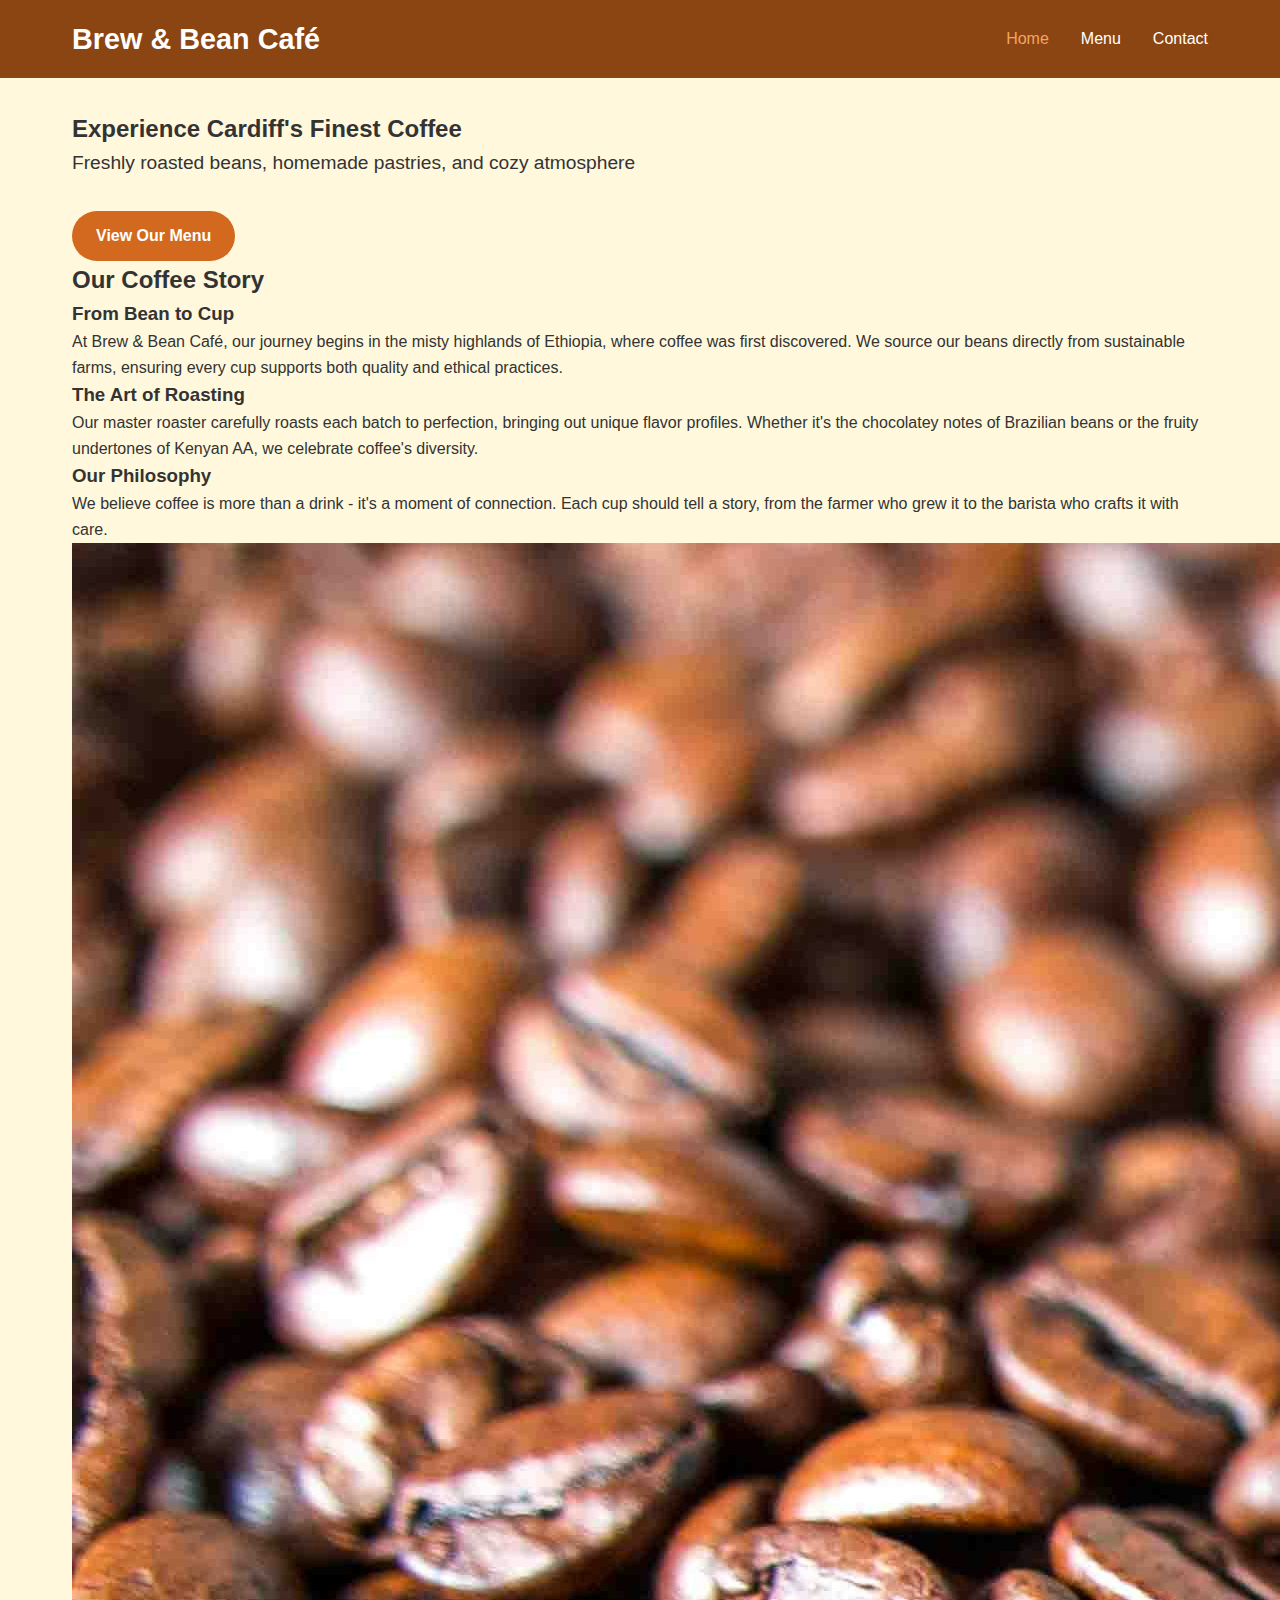
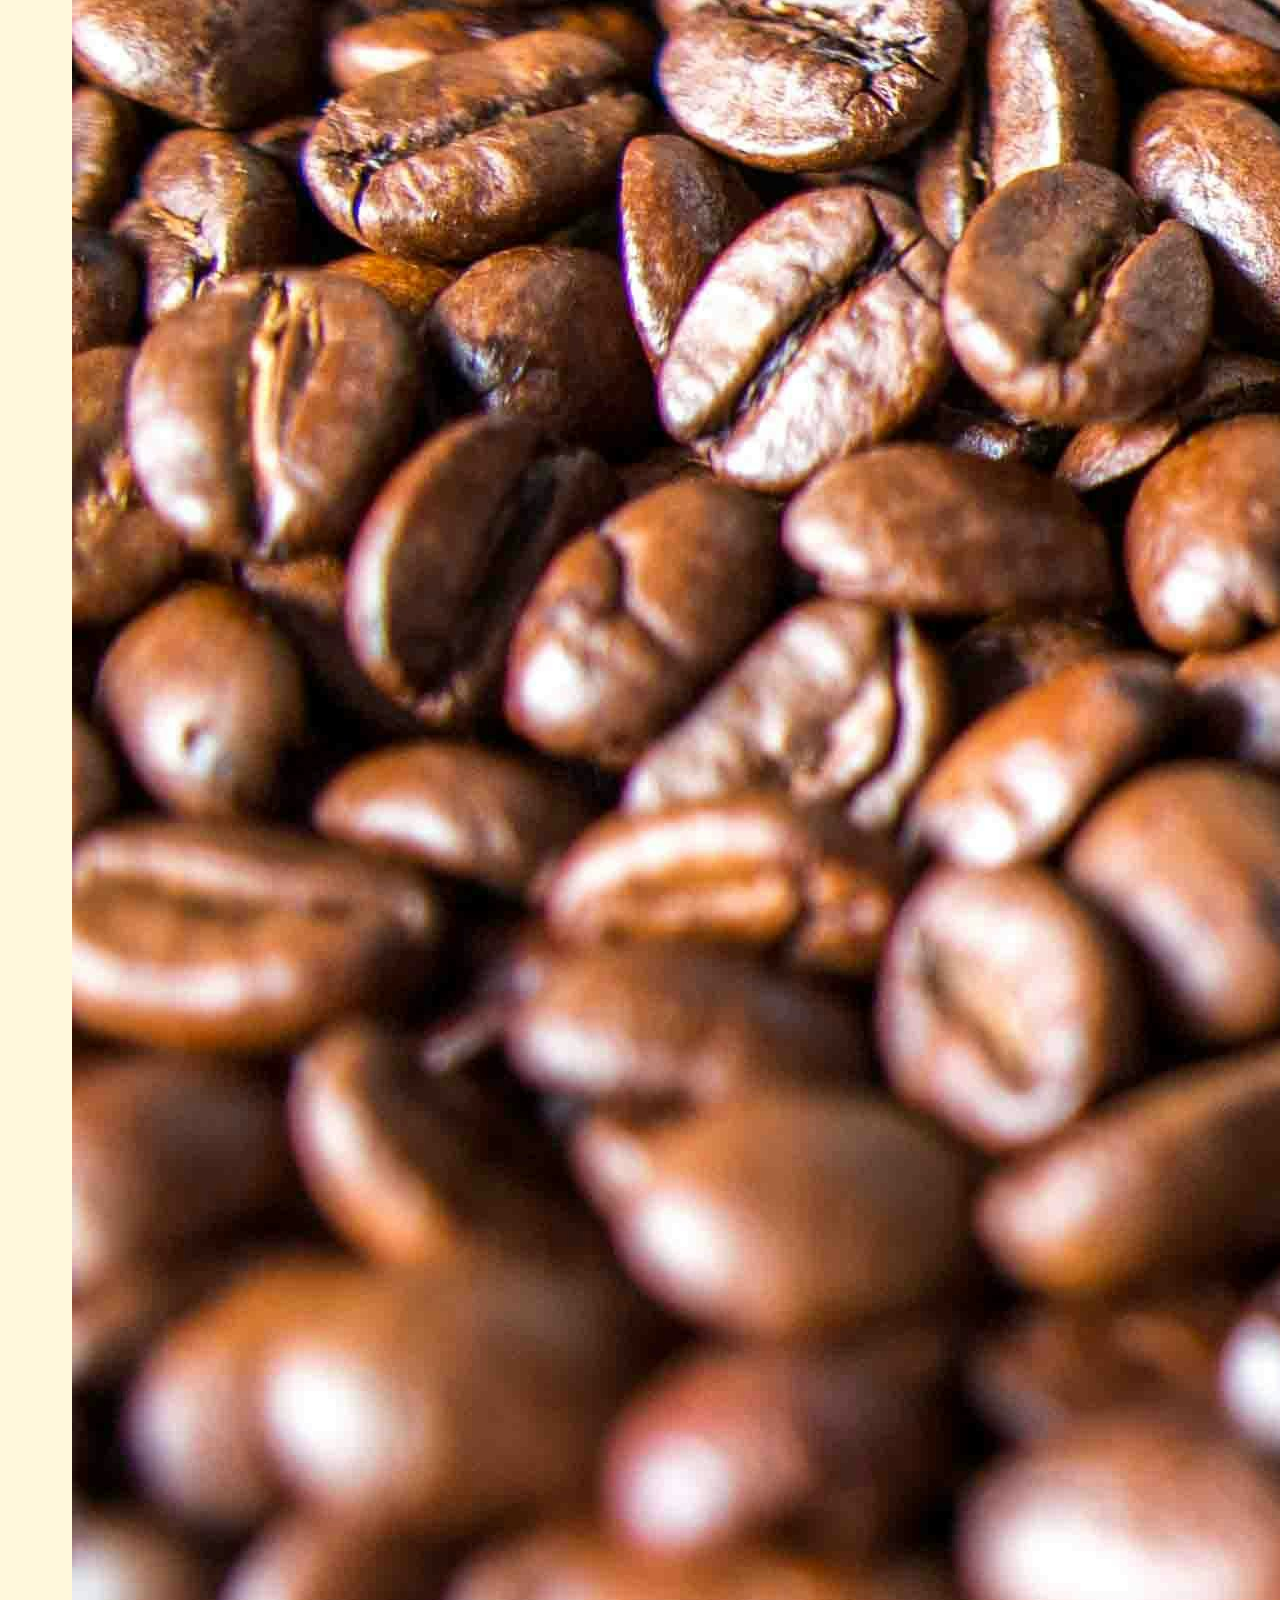
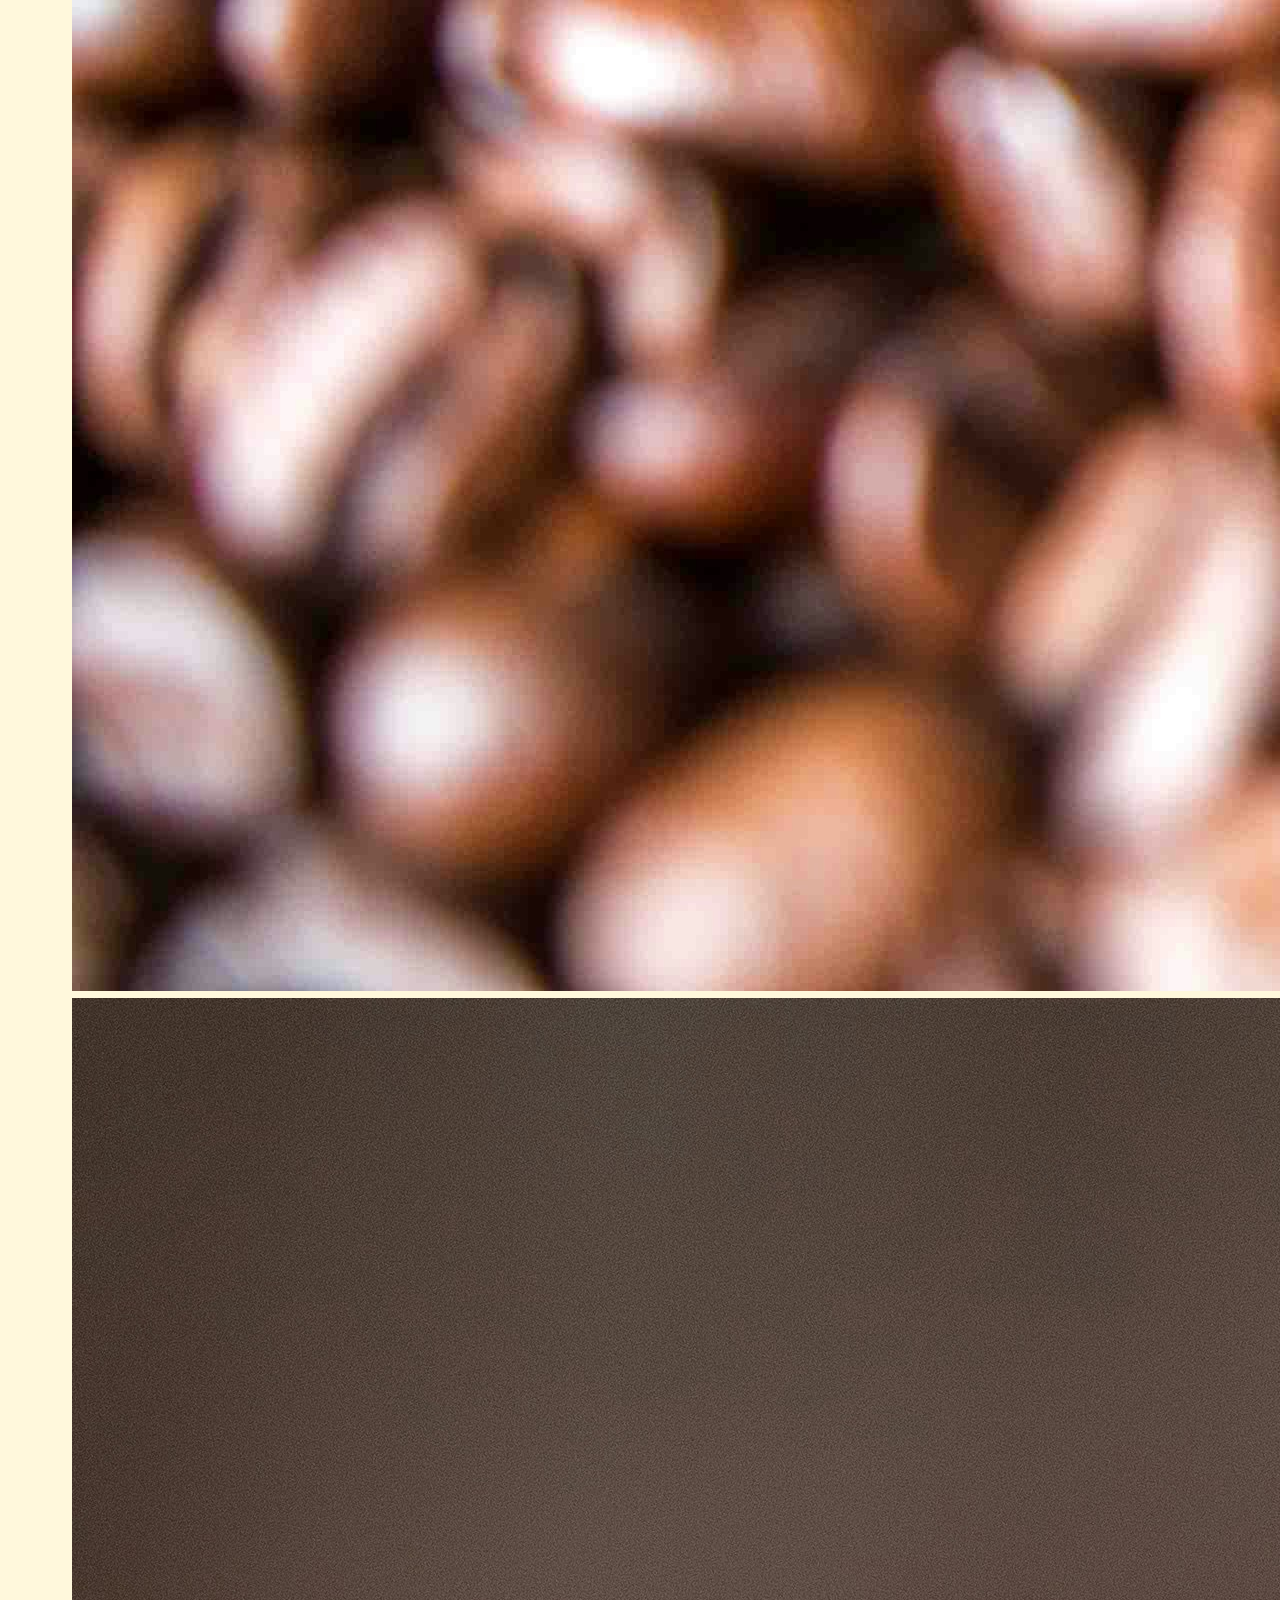
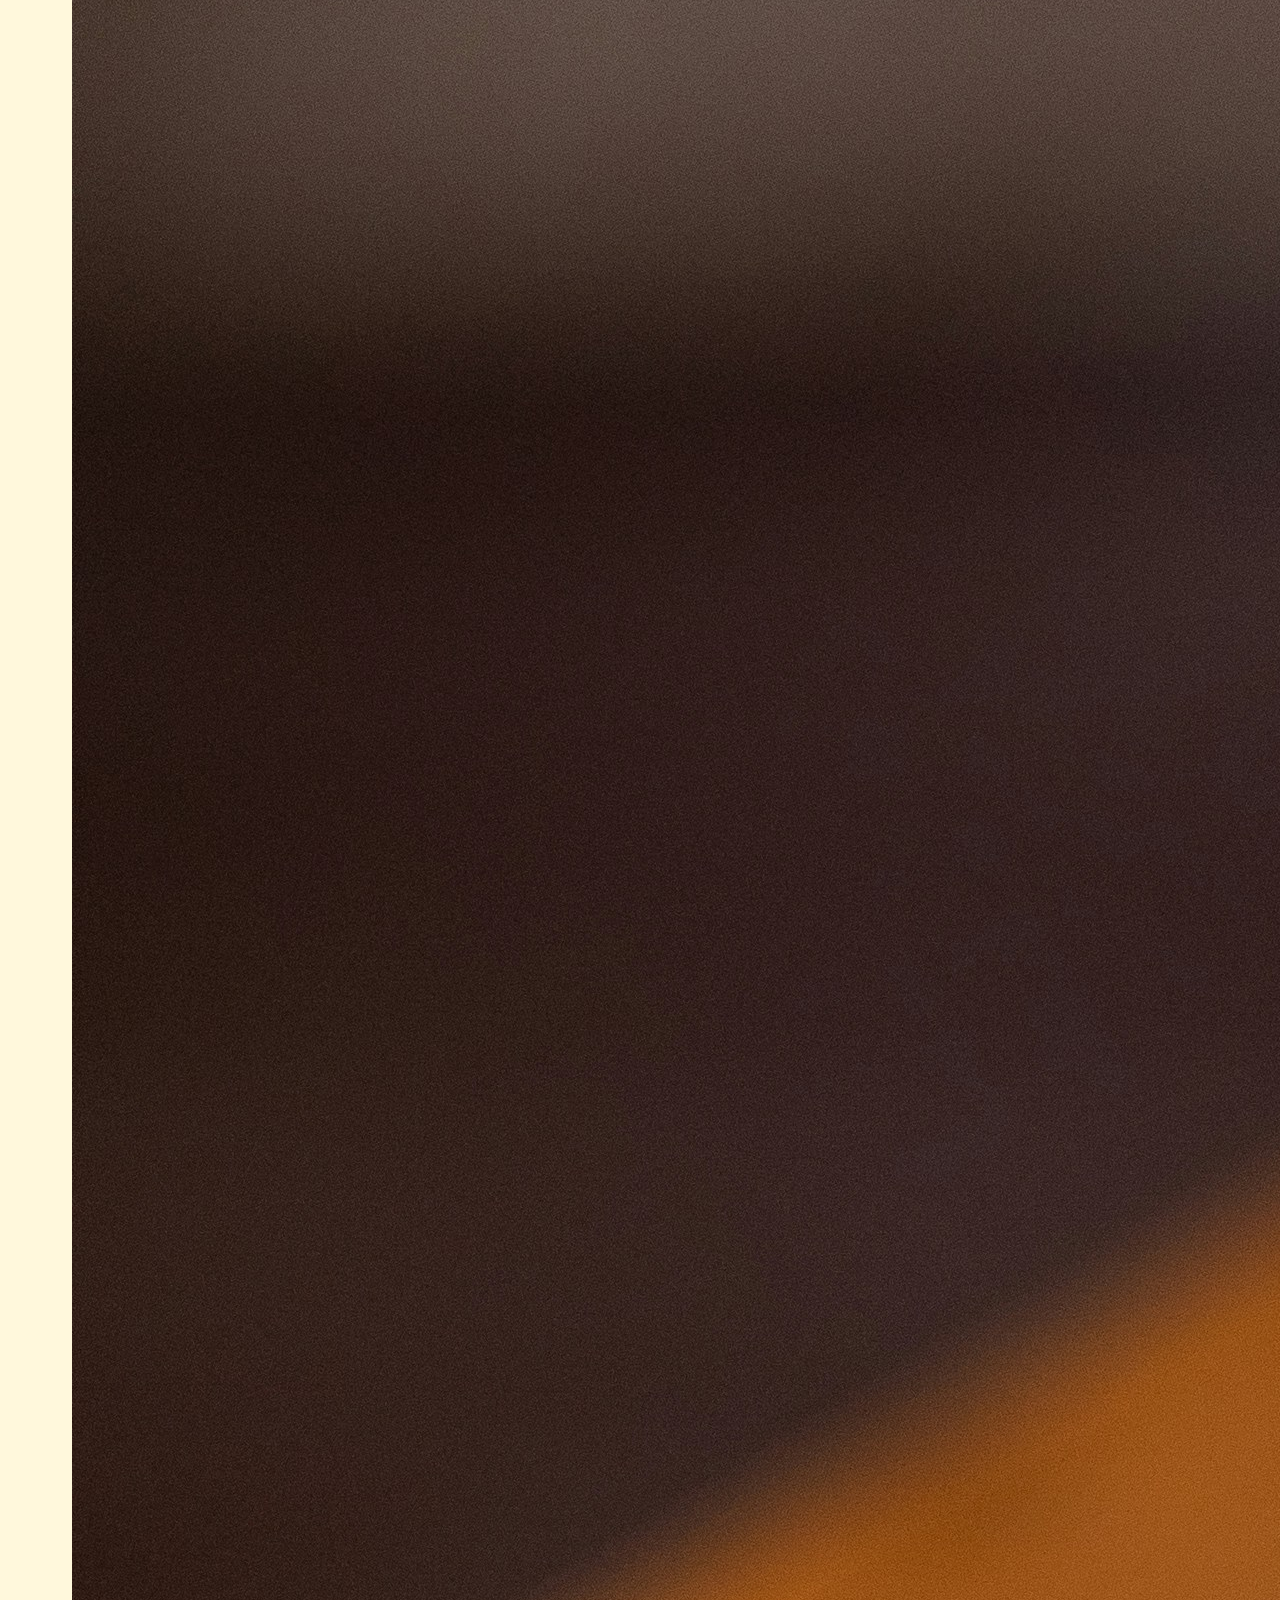
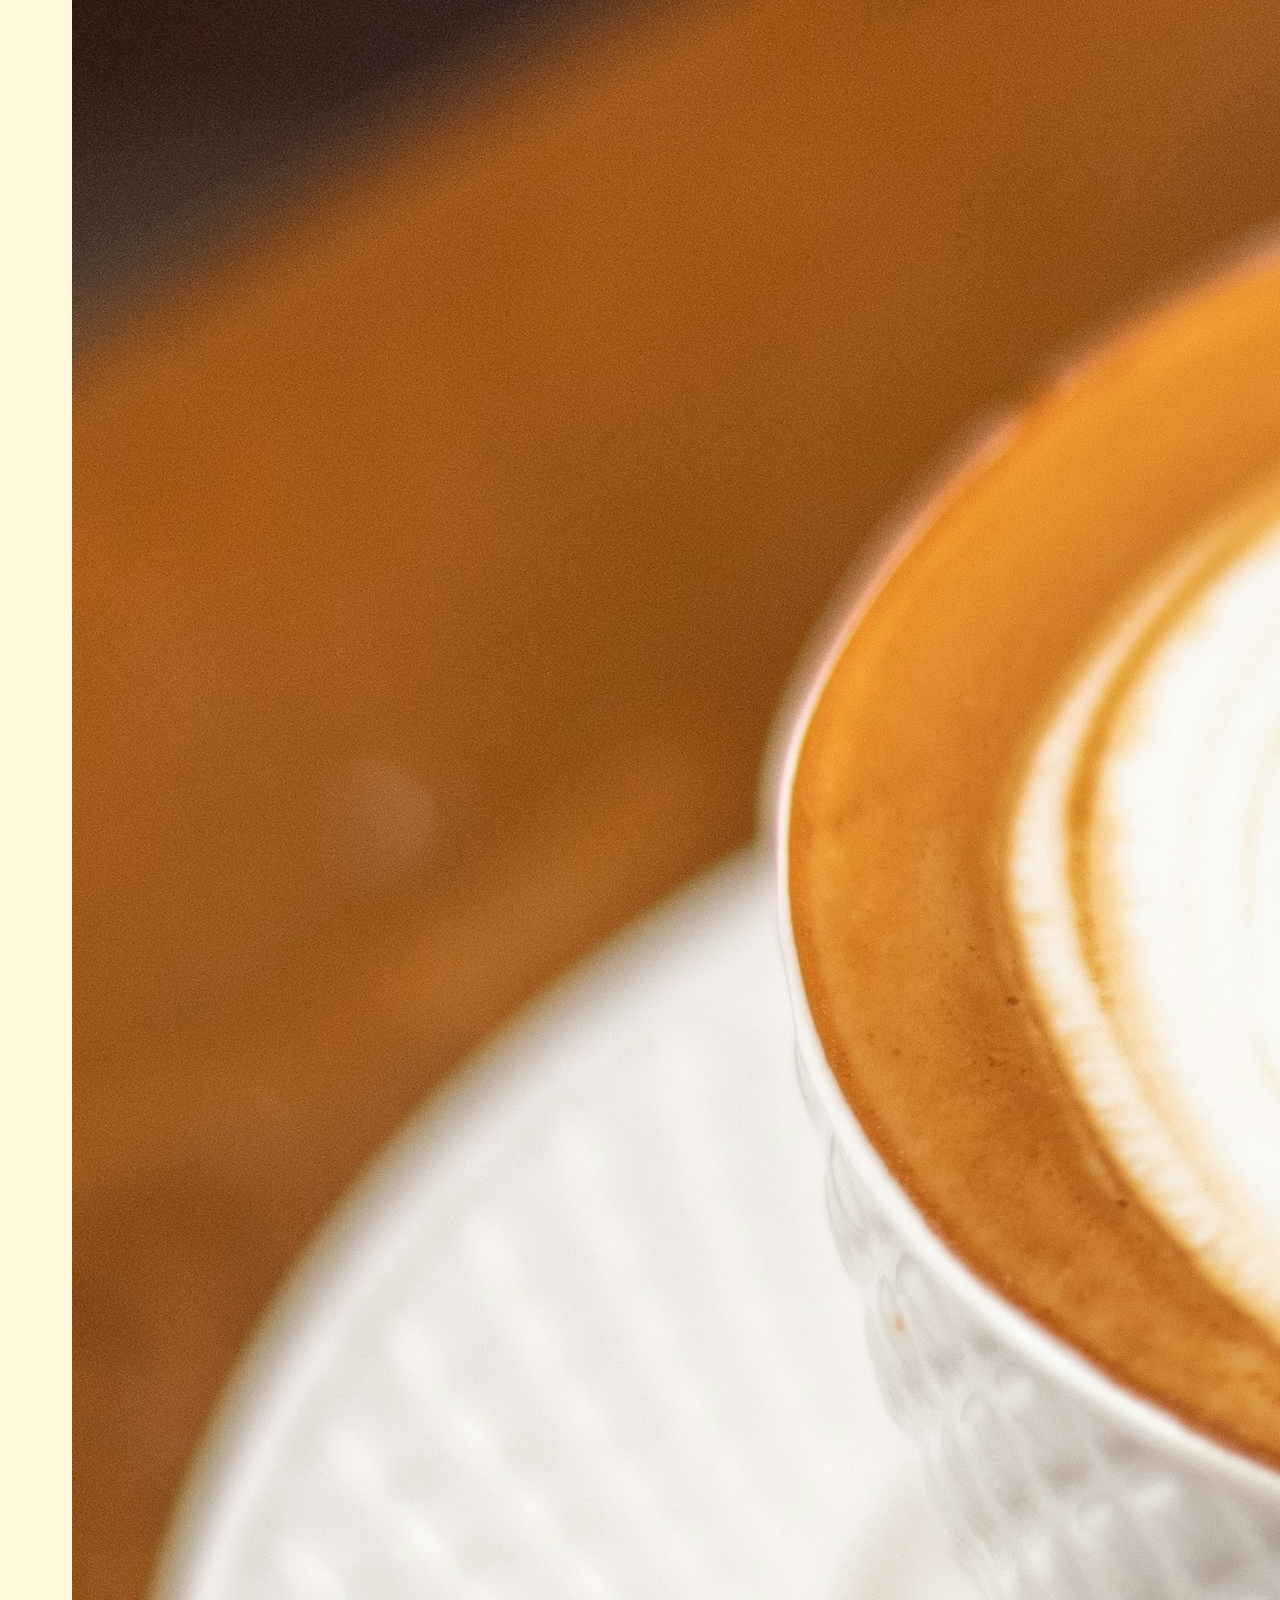
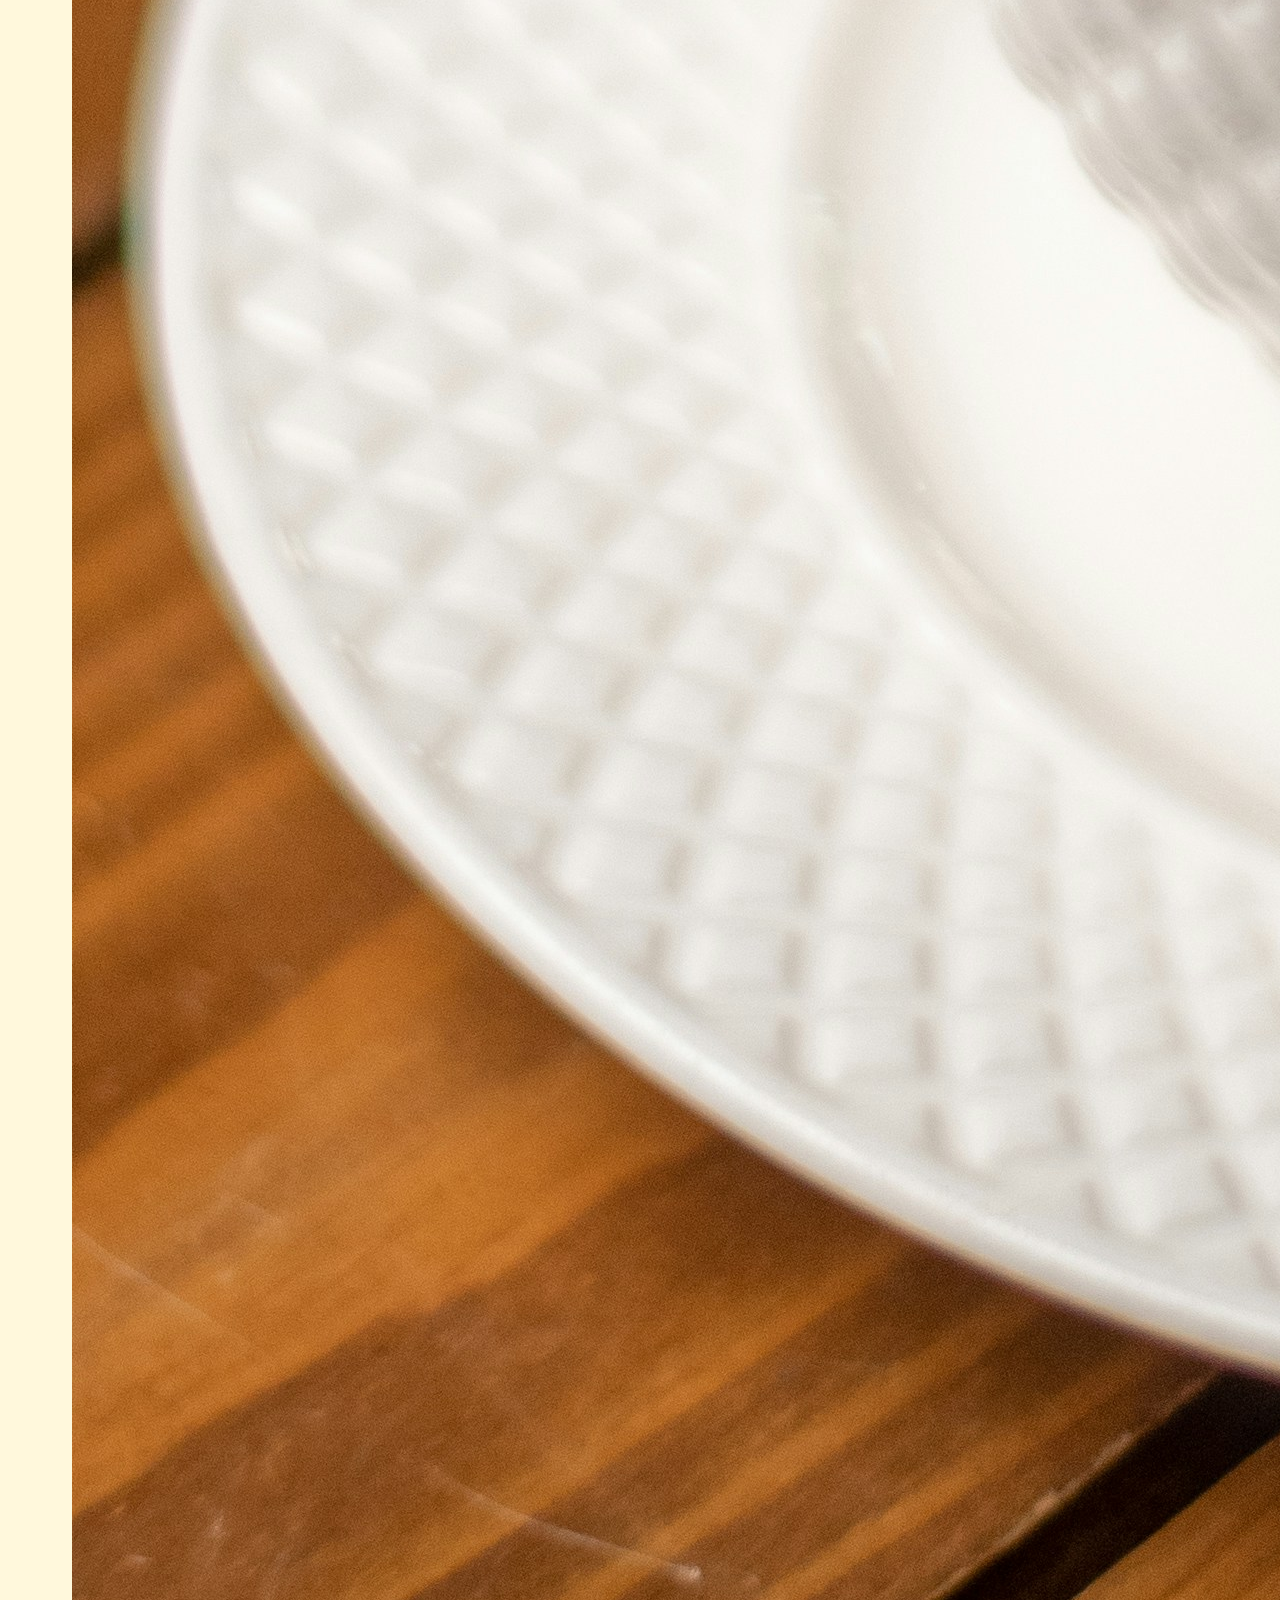
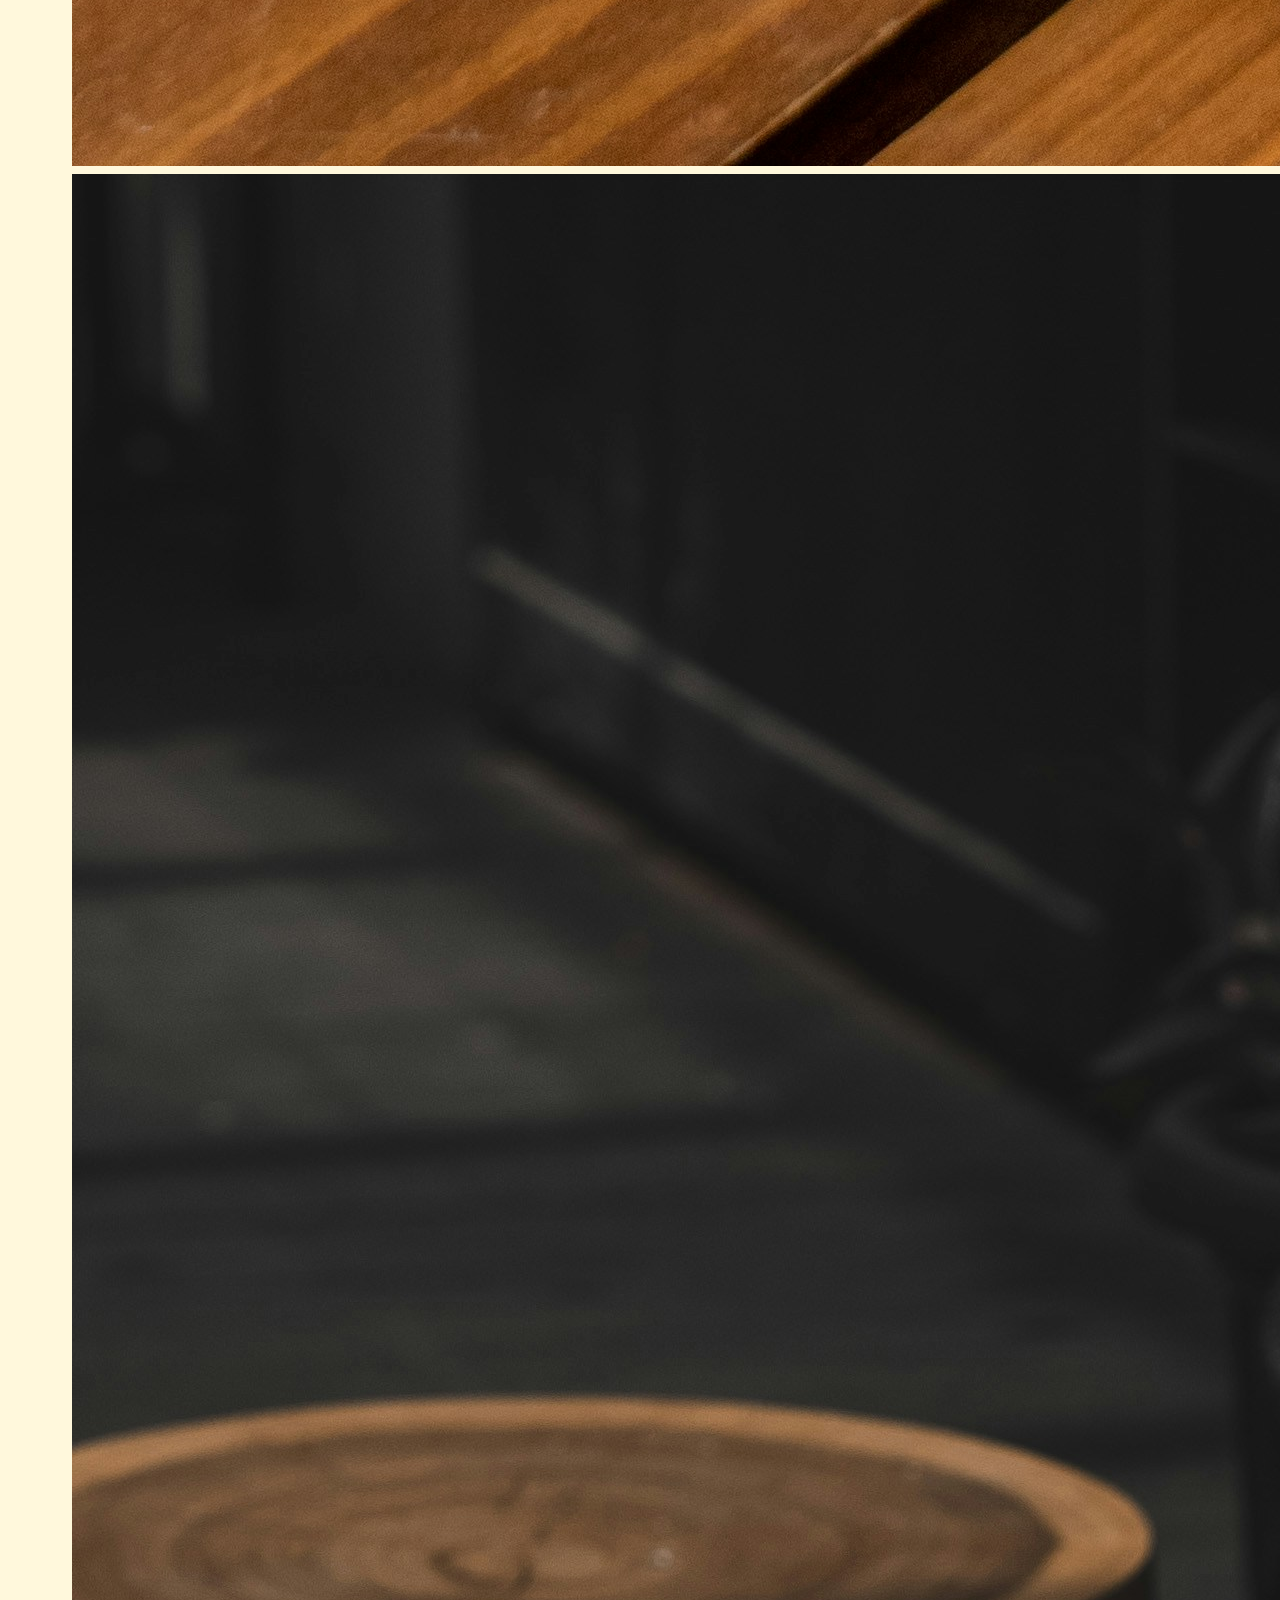
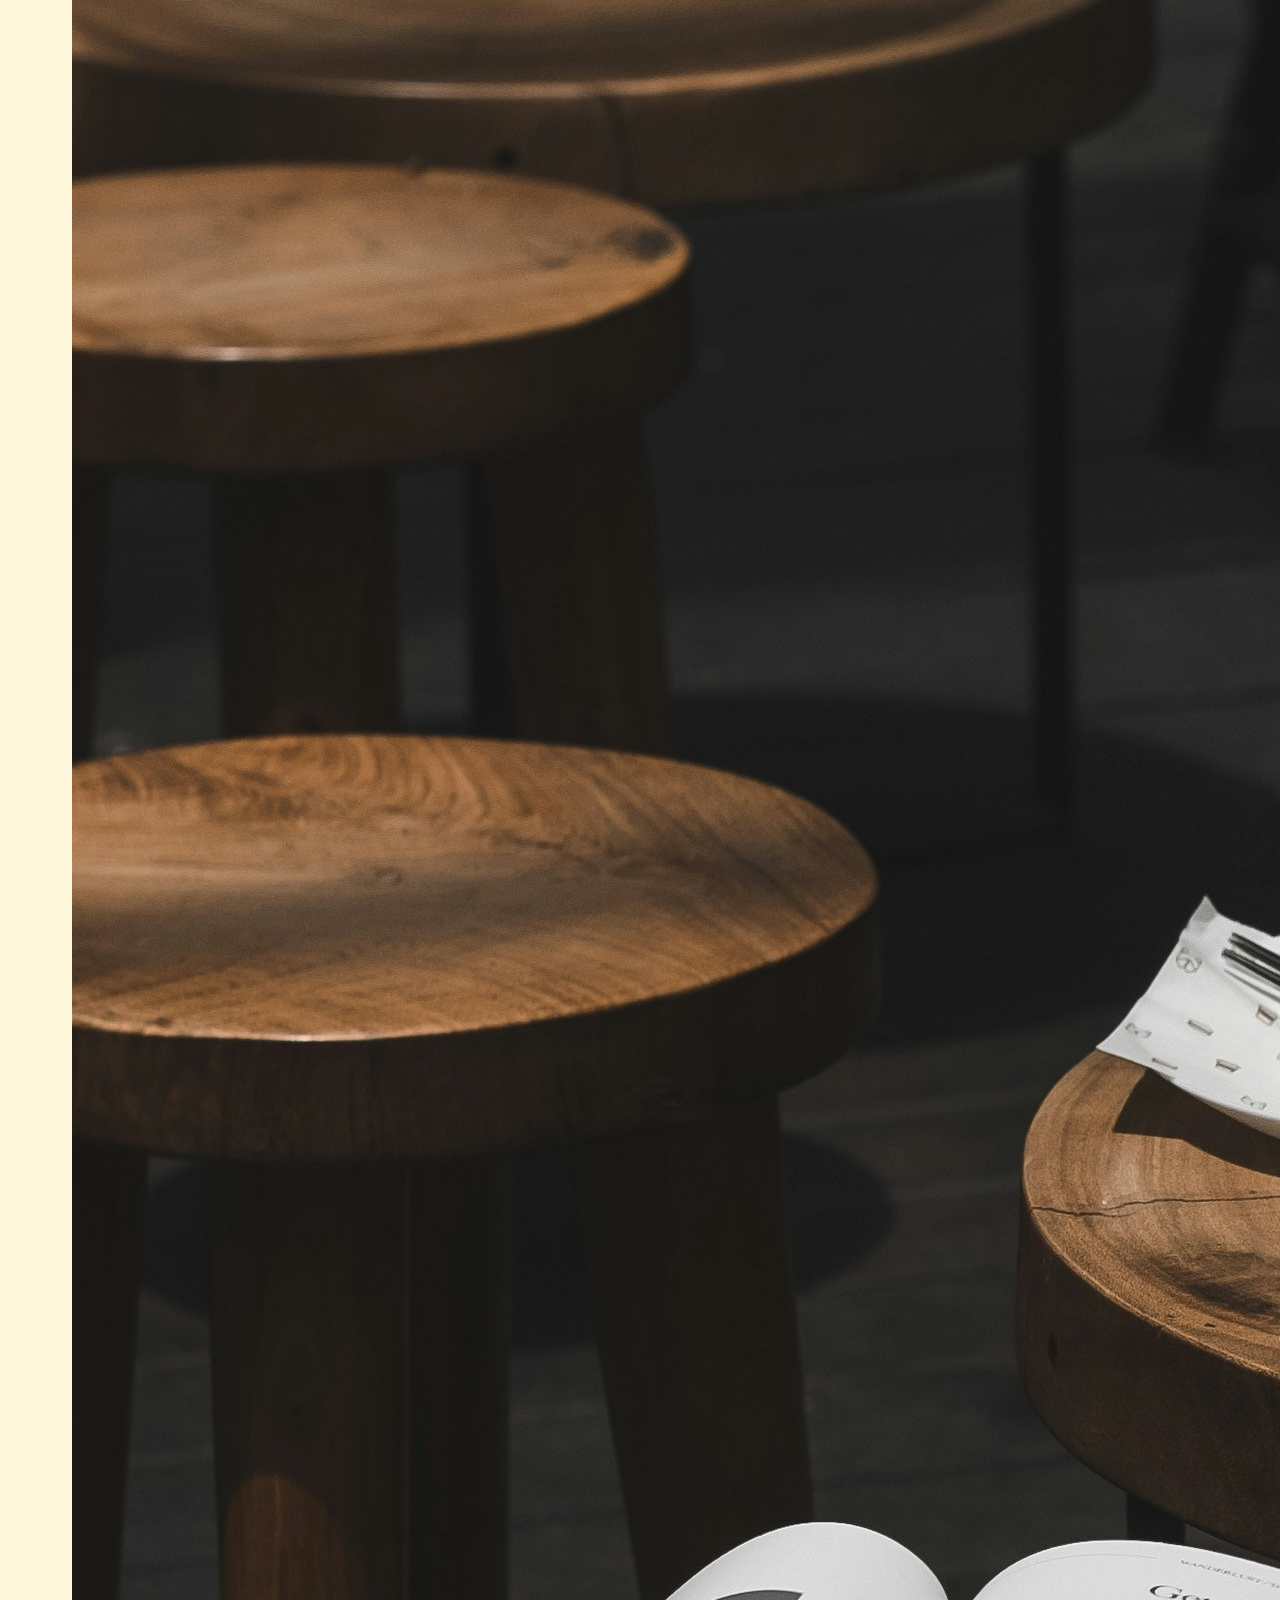
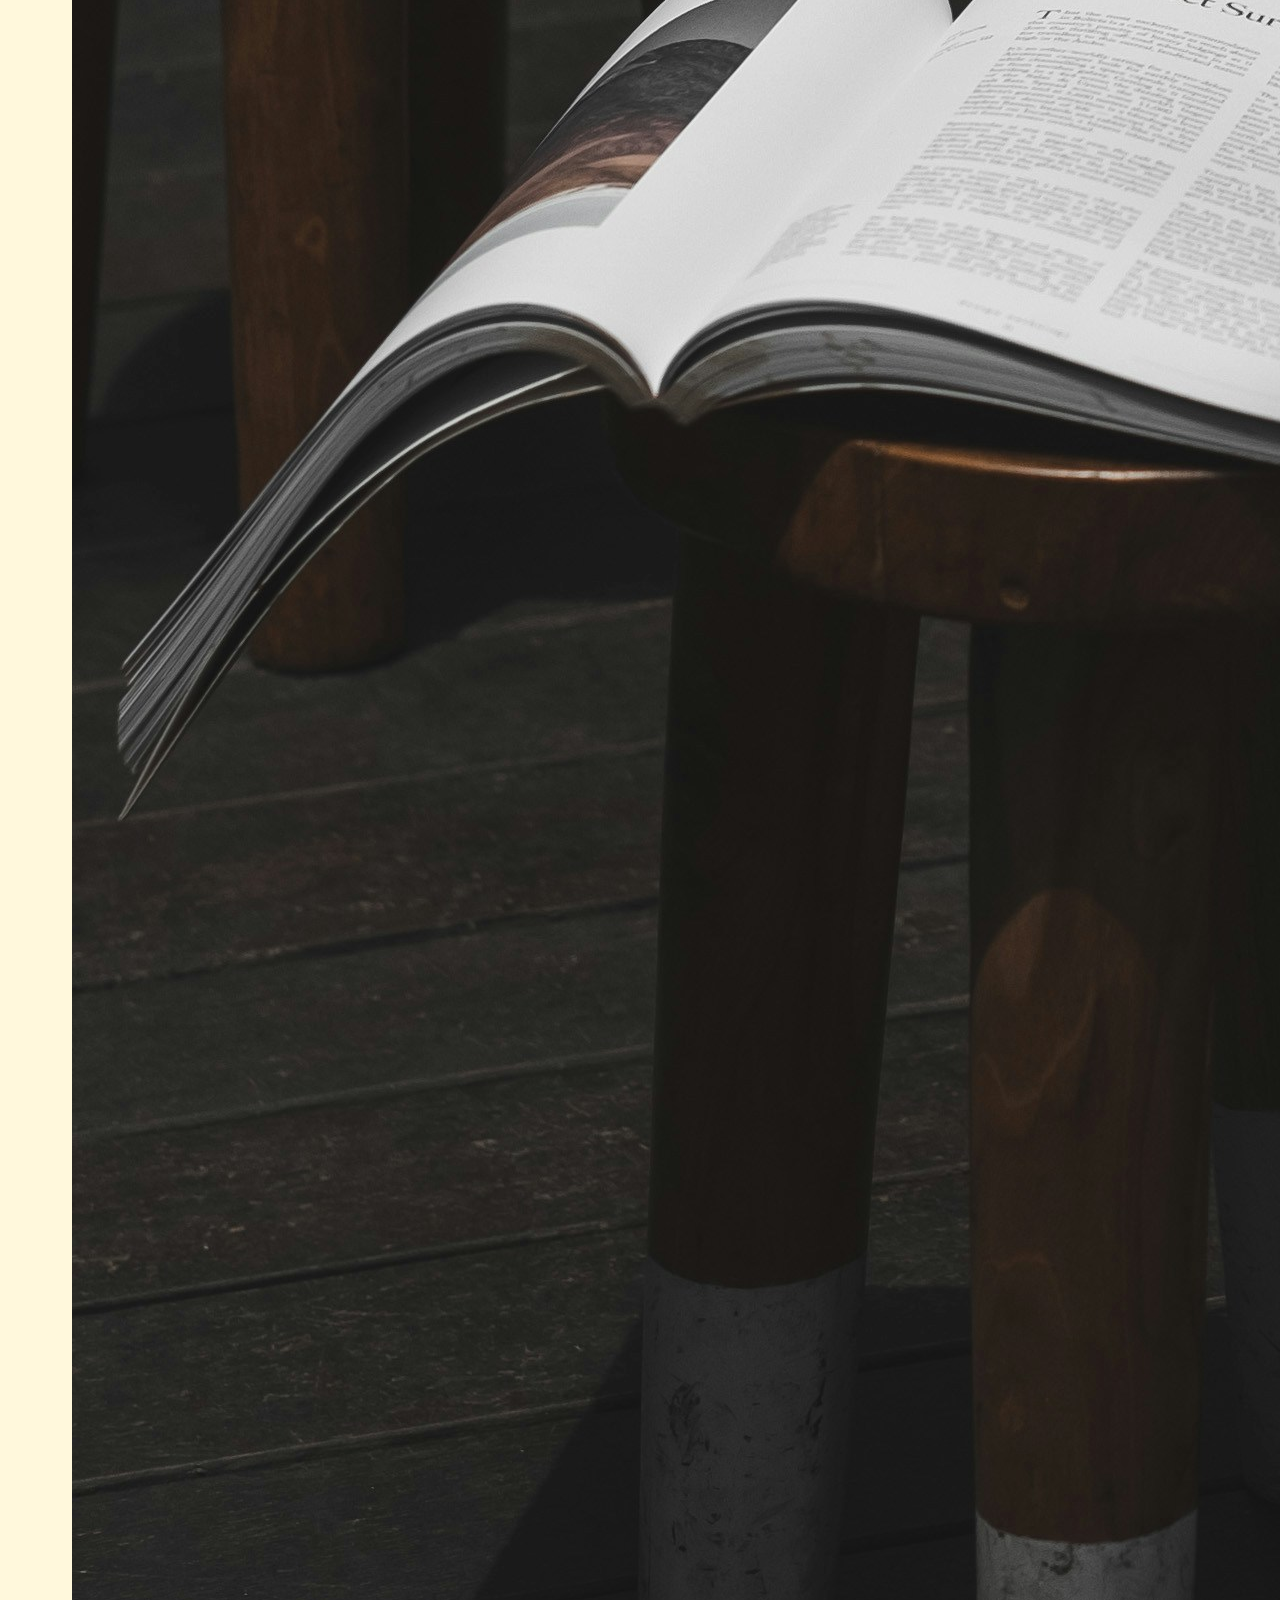
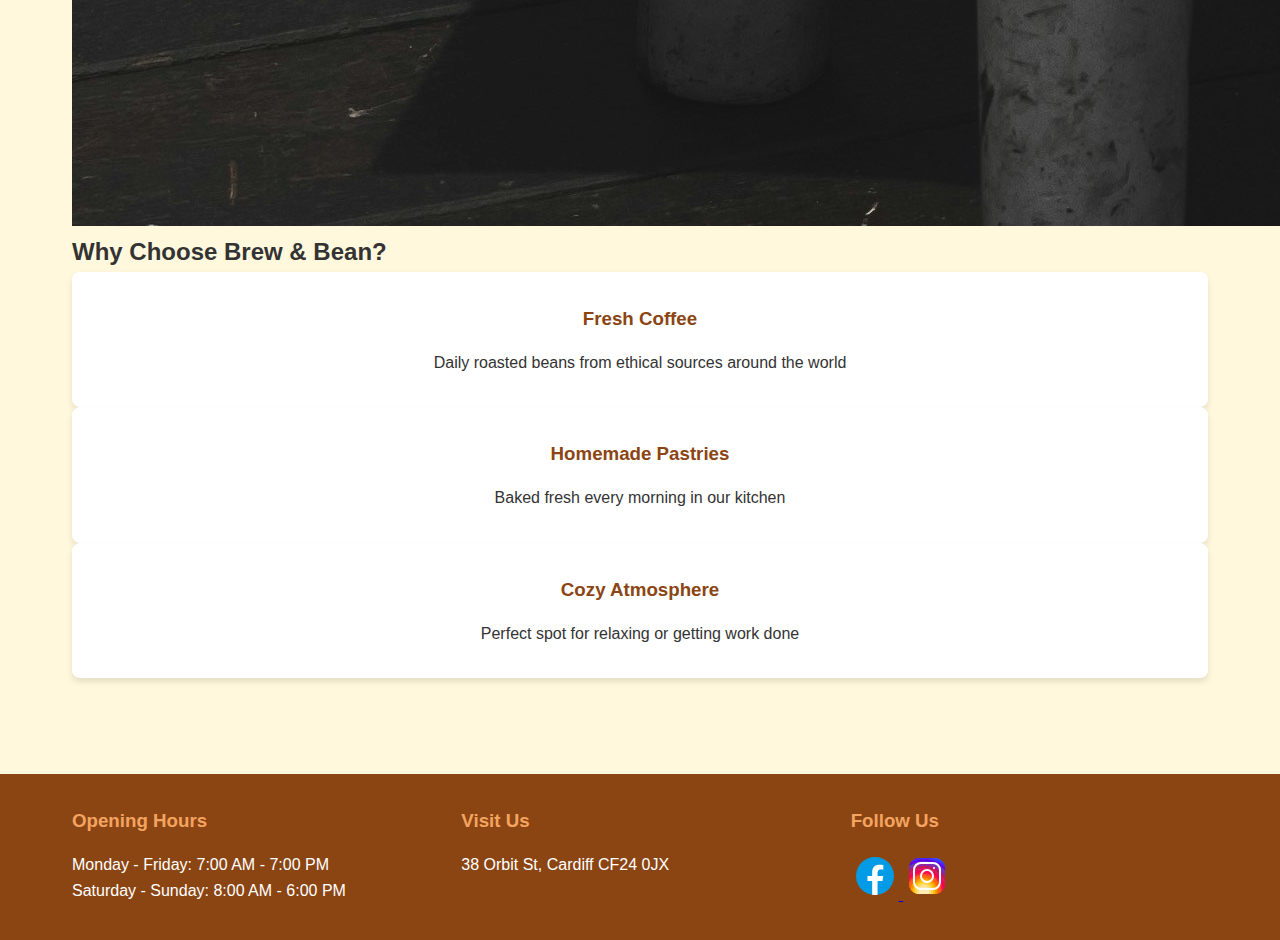
<file: index.html>
<!DOCTYPE html>
<html lang="en">
<head>
    <meta charset="UTF-8">
    <meta name="viewport" content="width=device-width, initial-scale=1.0">
    <title>Brew & Bean Café | Home</title>
    <meta name="description" content="Welcome to Brew & Bean Café - Cardiff's finest coffee experience">
    <link rel="stylesheet" href="assets/css/style.css">
</head>
<body>
    <header>
        <nav aria-label="Main navigation">
            <div class="logo">
                <h1>Brew & Bean Café</h1>
            </div>
            <ul class="nav-menu">
                <li><a href="index.html" aria-current="page">Home</a></li>
                <li><a href="menu.html">Menu</a></li>
                <li><a href="contact.html">Contact</a></li>
            </ul>
        </nav>
    </header>

    <main>
        <!-- Hero Section -->
        <section class="hero-section" aria-labelledby="hero-heading">
            <div class="hero-content">
                <h2 id="hero-heading">Experience Cardiff's Finest Coffee</h2>
                <p>Freshly roasted beans, homemade pastries, and cozy atmosphere</p>
                <a href="menu.html" class="btn-primary">View Our Menu</a>
            </div>
        </section>

        <!-- Coffee Story Section -->
        <section class="story-section" aria-labelledby="story-heading">
            <h2 id="story-heading">Our Coffee Story</h2>
            <div class="story-content">
                <div class="story-text">
                    <h3>From Bean to Cup</h3>
                    <p>At Brew & Bean Café, our journey begins in the misty highlands of Ethiopia, where coffee was first discovered. We source our beans directly from sustainable farms, ensuring every cup supports both quality and ethical practices.</p>
                    
                    <h3>The Art of Roasting</h3>
                    <p>Our master roaster carefully roasts each batch to perfection, bringing out unique flavor profiles. Whether it's the chocolatey notes of Brazilian beans or the fruity undertones of Kenyan AA, we celebrate coffee's diversity.</p>
                    
                    <h3>Our Philosophy</h3>
                    <p>We believe coffee is more than a drink - it's a moment of connection. Each cup should tell a story, from the farmer who grew it to the barista who crafts it with care.</p>
                </div>
                <div class="story-images">
                    <img src="assets/images/beans%20coffe.jpg" alt="Fresh coffee beans being sorted" loading="lazy">
                    <img src="assets/images/coffe%20latte%20pic.jpg" alt="Barista crafting a perfect latte" loading="lazy">
                    <img src="assets/images/coffe%20env.jpg" alt="Cozy café environment at Brew & Bean" loading="lazy">
                </div>
            </div>
        </section>

        <!-- Features Section -->
        <section class="features-section" aria-labelledby="features-heading">
            <h2 id="features-heading">Why Choose Brew & Bean?</h2>
            <div class="features-grid">
                <div class="feature-card">
                    <h3>Fresh Coffee</h3>
                    <p>Daily roasted beans from ethical sources around the world</p>
                </div>
                <div class="feature-card">
                    <h3>Homemade Pastries</h3>
                    <p>Baked fresh every morning in our kitchen</p>
                </div>
                <div class="feature-card">
                    <h3>Cozy Atmosphere</h3>
                    <p>Perfect spot for relaxing or getting work done</p>
                </div>
            </div>
        </section>
    </main>

    <footer>
        <div class="footer-content">
            <!-- Opening Hours Column -->
            <div class="footer-section">
                <h3>Opening Hours</h3>
                <p>Monday - Friday: 7:00 AM - 7:00 PM</p>
                <p>Saturday - Sunday: 8:00 AM - 6:00 PM</p>
            </div>
            
            <!-- Visit Us Column -->
            <div class="footer-section">
                <h3>Visit Us</h3>
                <p>38 Orbit St, Cardiff CF24 0JX</p>
            </div>
            
            <!-- Follow Us Column -->
            <div class="footer-section">
                <h3>Follow Us</h3>
                <div class="social-icons">
                    <a href="https://facebook.com" target="_blank" aria-label="Visit our Facebook page" class="social-icon">
                        <img src="assets/images/icons/facebook.svg" alt="Facebook">
                    </a>
                    <a href="https://instagram.com" target="_blank" aria-label="Visit our Instagram page" class="social-icon">
                        <img src="assets/images/icons/instagram.svg" alt="Instagram">
                    </a>
                </div>
            </div>
        </div>
    </footer>
</body>
</html>
</file>
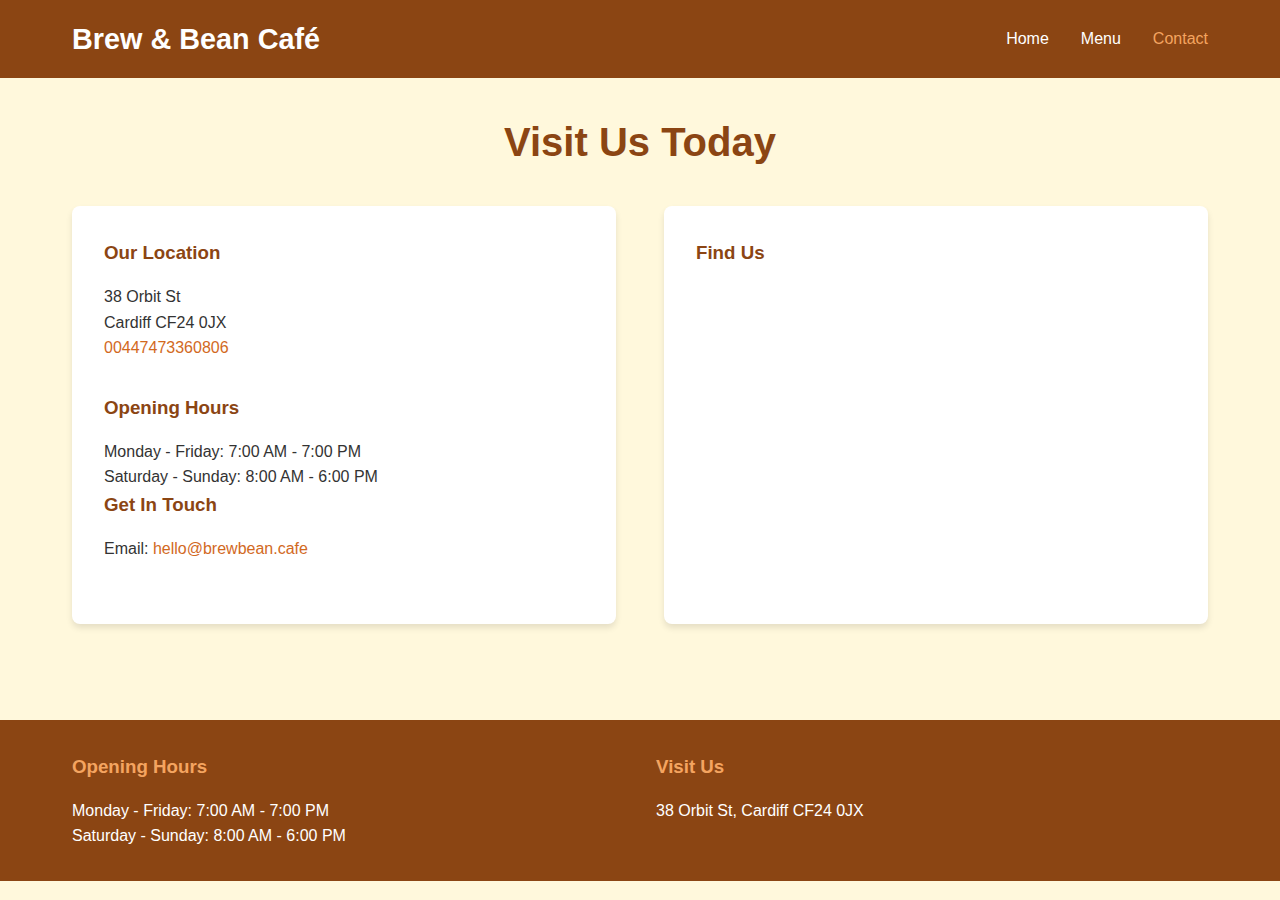
<file: contact.html>
<!DOCTYPE html>
<html lang="en">
<head>
    <meta charset="UTF-8">
    <meta name="viewport" content="width=device-width, initial-scale=1.0">
    <title>Brew & Bean Café | Contact</title>
    <meta name="description" content="Get in touch with Brew & Bean Café in Cardiff">
    <link rel="stylesheet" href="assets/css/style.css">
</head>
<body>
    <header>
        <nav aria-label="Main navigation">
            <div class="logo">
                <h1>Brew & Bean Café</h1>
            </div>
            <ul class="nav-menu">
                <li><a href="index.html">Home</a></li>
                <li><a href="menu.html">Menu</a></li>
                <li><a href="contact.html" aria-current="page">Contact</a></li>
            </ul>
        </nav>
    </header>

    <main>
        <section class="contact-section" aria-labelledby="contact-heading">
            <h2 id="contact-heading">Visit Us Today</h2>
            
            <div class="contact-grid">
                <div class="contact-info">
                    <h3>Our Location</h3>
                    <address>
                        38 Orbit St<br>
                        Cardiff CF24 0JX<br>
                        <a href="tel:+442920000000">00447473360806</a>
                    </address>
                    
                    <h3>Opening Hours</h3>
                    <p>Monday - Friday: 7:00 AM - 7:00 PM</p>
                    <p>Saturday - Sunday: 8:00 AM - 6:00 PM</p>
                    
                    <h3>Get In Touch</h3>
                    <p>Email: <a href="mailto:hello@brewbean.cafe">hello@brewbean.cafe </a></p>
                </div>
                
                <div class="map-container">
                    <h3>Find Us</h3>
                    <iframe 
                        src="https://www.google.com/maps/embed?pb=!1m18!1m12!1m3!1d2484.789678062774!2d-3.169260423409283!3d51.48837241105688!2m3!1f0!2f0!3f0!3m2!1i1024!2i768!4f13.1!3m3!1m2!1s0x486e1c6ac6e13333%3A0xd9c94e3162e8c9d5!2s38%20Orbit%20St%2C%20Cardiff%20CF24%200JX!5e0!3m2!1sen!2suk!4v1700664000000!5m2!1sen!2suk" 
                        width="100%" 
                        height="300" 
                        style="border:0; border-radius: 8px;" 
                        allowfullscreen="" 
                        loading="lazy" 
                        referrerpolicy="no-referrer-when-downgrade"
                        title="Google Maps location of Brew & Bean Café at 38 Orbit St, Cardiff CF24 0JX">
                    </iframe>
                </div>
            </div>
        </section>
    </main>

    <footer>
        <div class="footer-content">
            <div class="footer-section">
                <h3>Opening Hours</h3>
                <p>Monday - Friday: 7:00 AM - 7:00 PM</p>
                <p>Saturday - Sunday: 8:00 AM - 6:00 PM</p>
            </div>
            <div class="footer-section">
                <h3>Visit Us</h3>
                <p>38 Orbit St, Cardiff CF24 0JX</p>
            </div>
        </div>
    </footer>
</body>
</html>
</file>
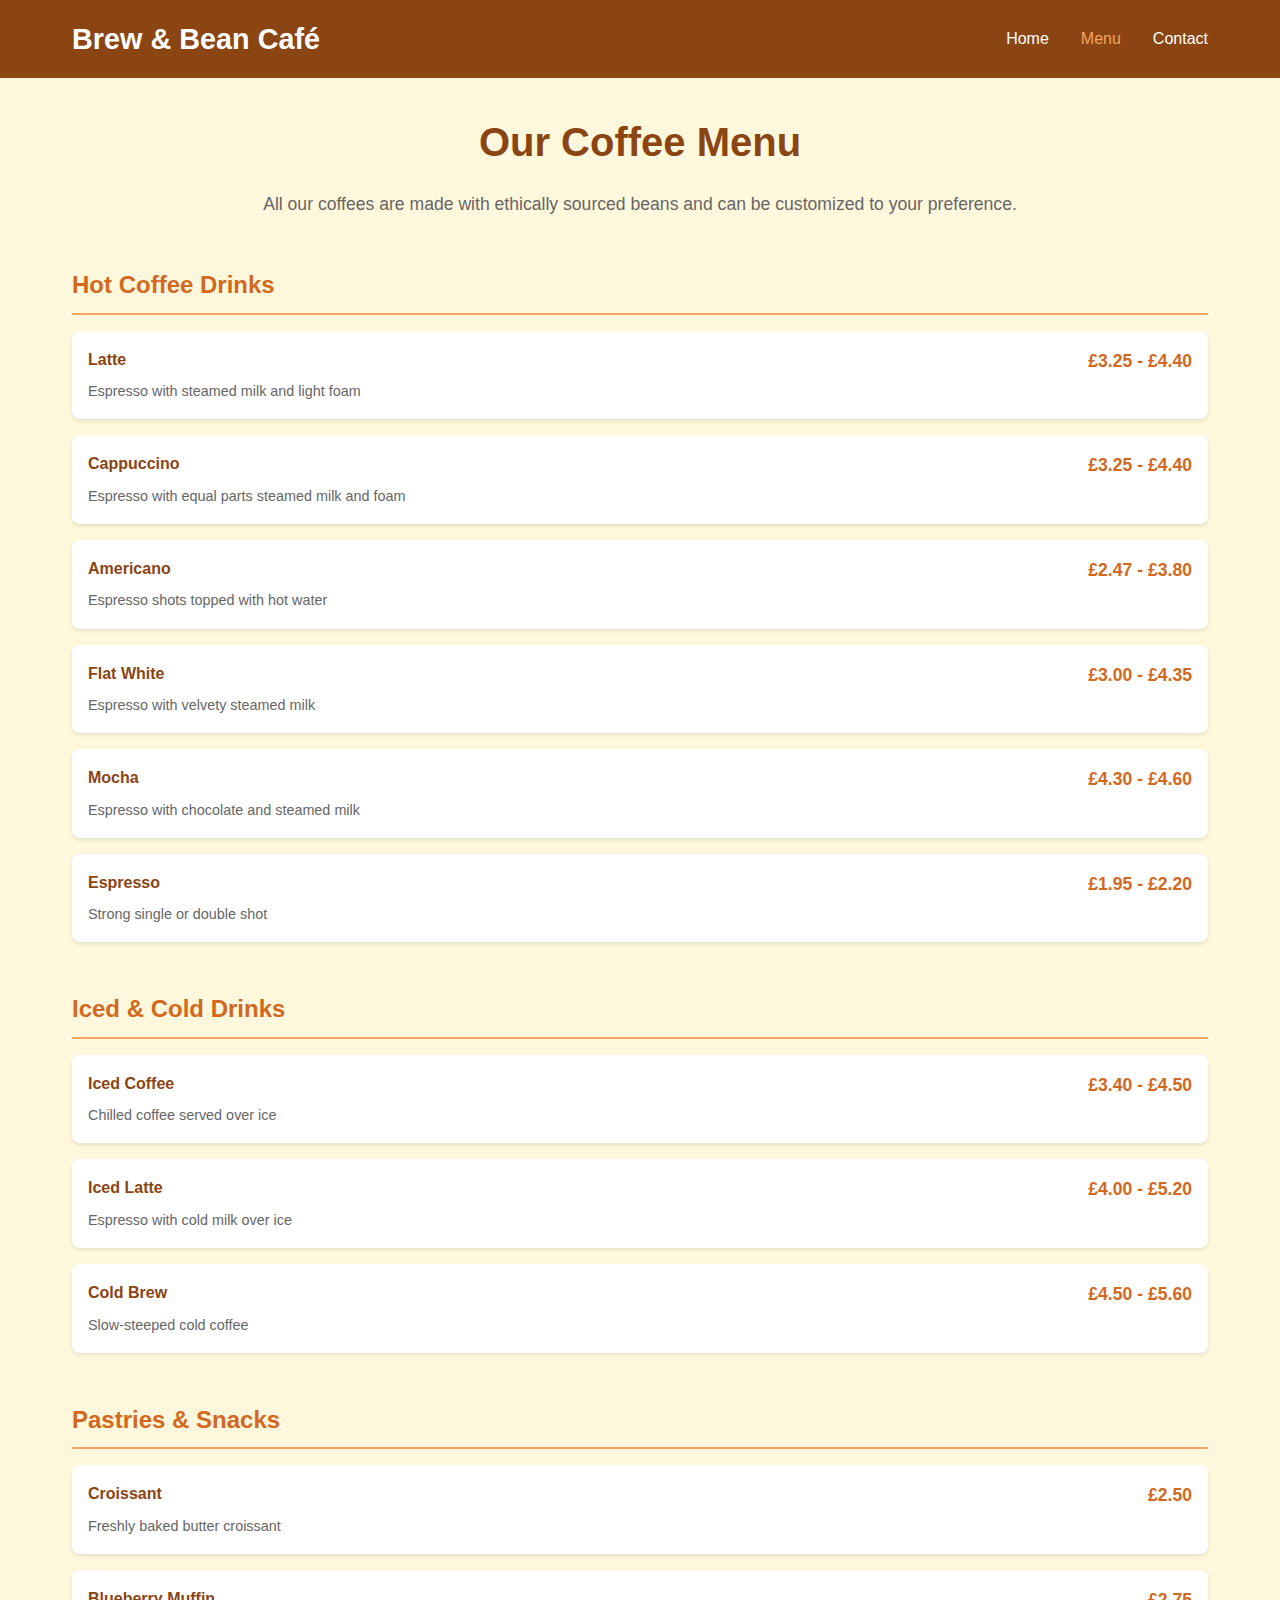
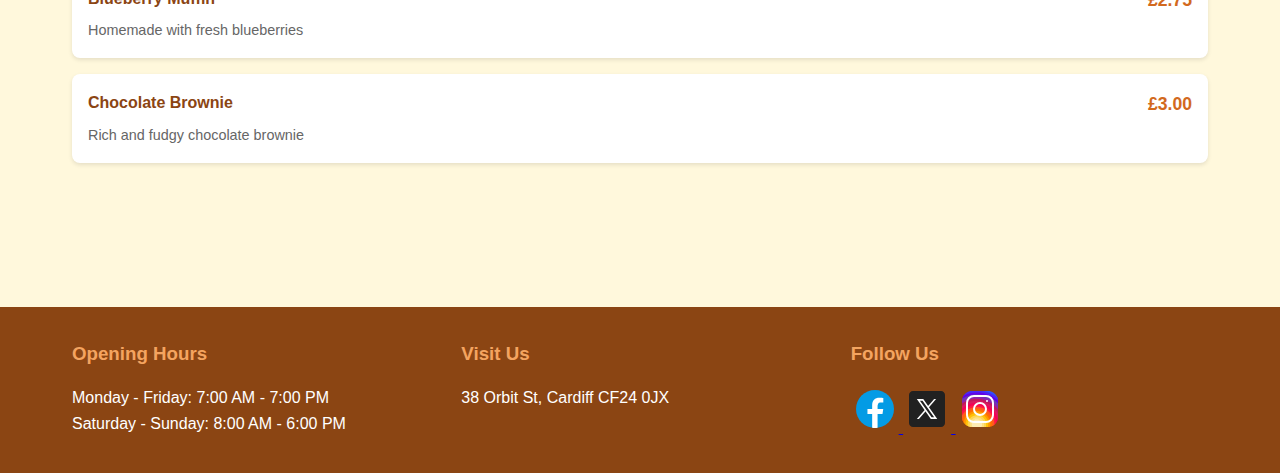
<file: menu.html>
<!DOCTYPE html>
<html lang="en">
<head>
    <meta charset="UTF-8">
    <meta name="viewport" content="width=device-width, initial-scale=1.0">
    <title>Brew & Bean Café | Menu</title>
    <meta name="description" content="Explore our delicious coffee and food menu at Brew & Bean Café">
    <!-- FIXED: Added forward slash for Vercel deployment -->
    <link rel="stylesheet" href="/assets/css/style.css">
</head>
<body>
    <header>
        <nav aria-label="Main navigation">
            <div class="logo">
                <h1>Brew & Bean Café</h1>
            </div>
            <ul class="nav-menu">
                <li><a href="index.html">Home</a></li>
                <li><a href="menu.html" aria-current="page">Menu</a></li>
                <li><a href="contact.html">Contact</a></li>
            </ul>
        </nav>
    </header>

    <main>
        <section class="menu-section" aria-labelledby="coffee-menu">
            <h2 id="coffee-menu">Our Coffee Menu</h2>
            <p class="menu-intro">All our coffees are made with ethically sourced beans and can be customized to your preference.</p>
            
            <div class="menu-category">
                <h3>Hot Coffee Drinks</h3>
                <div class="menu-items" role="list">
                    <div class="menu-item" role="listitem">
                        <div class="item-info">
                            <h4>Latte</h4>
                            <p>Espresso with steamed milk and light foam</p>
                        </div>
                        <span class="price">£3.25 - £4.40</span>
                    </div>
                    <div class="menu-item" role="listitem">
                        <div class="item-info">
                            <h4>Cappuccino</h4>
                            <p>Espresso with equal parts steamed milk and foam</p>
                        </div>
                        <span class="price">£3.25 - £4.40</span>
                    </div>
                    <div class="menu-item" role="listitem">
                        <div class="item-info">
                            <h4>Americano</h4>
                            <p>Espresso shots topped with hot water</p>
                        </div>
                        <span class="price">£2.47 - £3.80</span>
                    </div>
                    <div class="menu-item" role="listitem">
                        <div class="item-info">
                            <h4>Flat White</h4>
                            <p>Espresso with velvety steamed milk</p>
                        </div>
                        <span class="price">£3.00 - £4.35</span>
                    </div>
                    <div class="menu-item" role="listitem">
                        <div class="item-info">
                            <h4>Mocha</h4>
                            <p>Espresso with chocolate and steamed milk</p>
                        </div>
                        <span class="price">£4.30 - £4.60</span>
                    </div>
                    <div class="menu-item" role="listitem">
                        <div class="item-info">
                            <h4>Espresso</h4>
                            <p>Strong single or double shot</p>
                        </div>
                        <span class="price">£1.95 - £2.20</span>
                    </div>
                </div>
            </div>

            <div class="menu-category">
                <h3>Iced & Cold Drinks</h3>
                <div class="menu-items" role="list">
                    <div class="menu-item" role="listitem">
                        <div class="item-info">
                            <h4>Iced Coffee</h4>
                            <p>Chilled coffee served over ice</p>
                        </div>
                        <span class="price">£3.40 - £4.50</span>
                    </div>
                    <div class="menu-item" role="listitem">
                        <div class="item-info">
                            <h4>Iced Latte</h4>
                            <p>Espresso with cold milk over ice</p>
                        </div>
                        <span class="price">£4.00 - £5.20</span>
                    </div>
                    <div class="menu-item" role="listitem">
                        <div class="item-info">
                            <h4>Cold Brew</h4>
                            <p>Slow-steeped cold coffee</p>
                        </div>
                        <span class="price">£4.50 - £5.60</span>
                    </div>
                </div>
            </div>

            <div class="menu-category">
                <h3>Pastries & Snacks</h3>
                <div class="menu-items" role="list">
                    <div class="menu-item" role="listitem">
                        <div class="item-info">
                            <h4>Croissant</h4>
                            <p>Freshly baked butter croissant</p>
                        </div>
                        <span class="price">£2.50</span>
                    </div>
                    <div class="menu-item" role="listitem">
                        <div class="item-info">
                            <h4>Blueberry Muffin</h4>
                            <p>Homemade with fresh blueberries</p>
                        </div>
                        <span class="price">£2.75</span>
                    </div>
                    <div class="menu-item" role="listitem">
                        <div class="item-info">
                            <h4>Chocolate Brownie</h4>
                            <p>Rich and fudgy chocolate brownie</p>
                        </div>
                        <span class="price">£3.00</span>
                    </div>
                </div>
            </div>
        </section>
    </main>

    <footer>
        <div class="footer-content">
            <!-- Opening Hours Column -->
            <div class="footer-section">
                <h3>Opening Hours</h3>
                <p>Monday - Friday: 7:00 AM - 7:00 PM</p>
                <p>Saturday - Sunday: 8:00 AM - 6:00 PM</p>
            </div>
            
            <!-- Visit Us Column -->
            <div class="footer-section">
                <h3>Visit Us</h3>
                <p>38 Orbit St, Cardiff CF24 0JX</p>
            </div>
            
            <!-- Follow Us Column -->
            <div class="footer-section">
                <h3>Follow Us</h3>
                <div class="social-icons">
                    <a href="https://facebook.com" target="_blank" aria-label="Visit our Facebook page" class="social-icon">
                        <img src="/assets/images/icons/facebook.svg" alt="Facebook">
                    </a>
                    <a href="https://x.com" target="_blank" aria-label="Visit our X (Twitter) page" class="social-icon">
                        <img src="/assets/images/icons/x.svg" alt="X (Twitter)">
                    </a>
                    <a href="https://instagram.com" target="_blank" aria-label="Visit our Instagram page" class="social-icon">
                        <img src="/assets/images/icons/instagram.svg" alt="Instagram">
                    </a>
                </div>
            </div>
        </div>
    </footer>
</body>
</html>
</file>
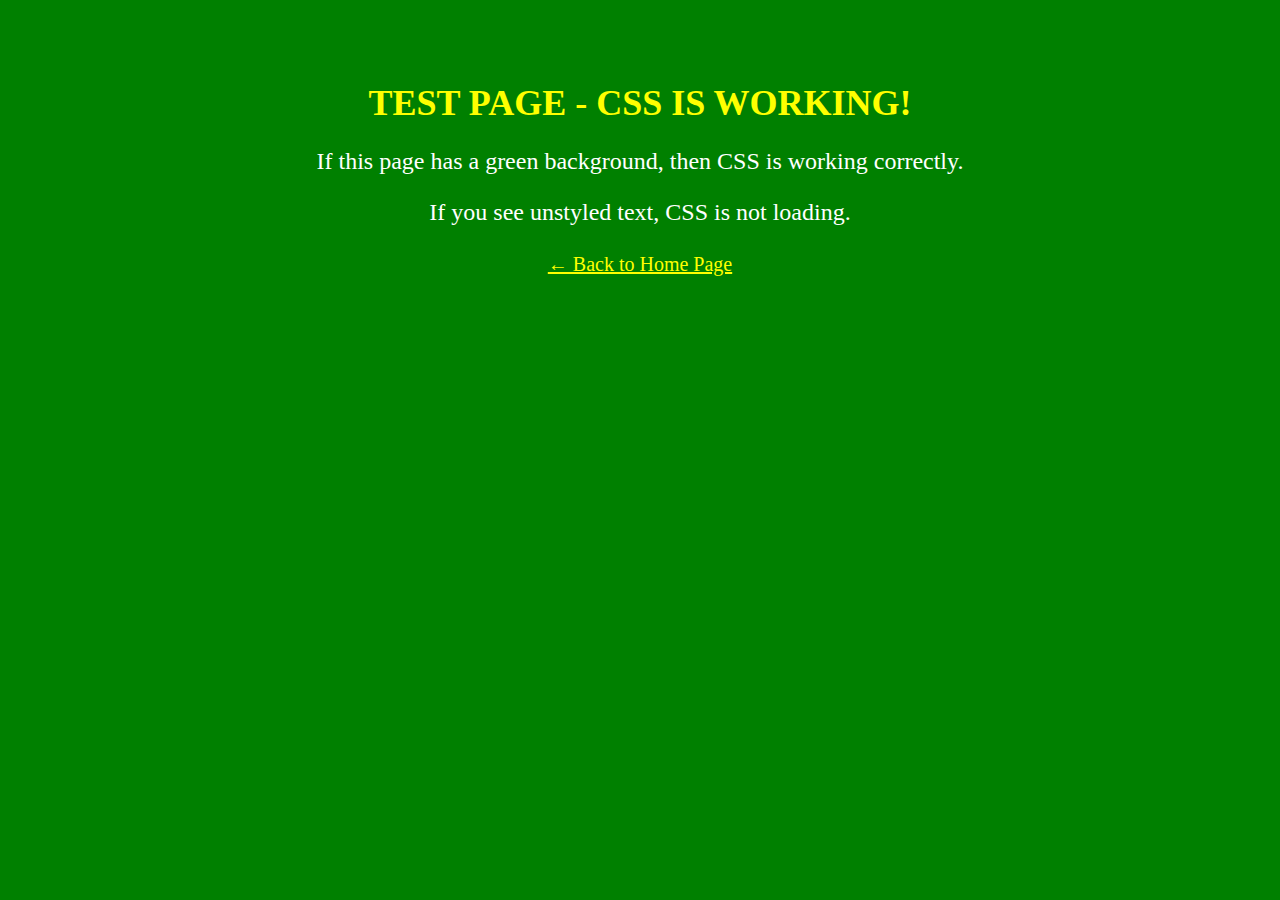
<file: test.html>
﻿<!DOCTYPE html>
<html>
<head>
    <title>Test Page</title>
    <style>
        body { 
            background: green !important; 
            color: white !important; 
            font-size: 24px !important; 
            padding: 50px !important; 
            text-align: center !important;
        }
        h1 { 
            color: yellow !important; 
            font-size: 36px !important;
        }
    </style>
</head>
<body>
    <h1>TEST PAGE - CSS IS WORKING!</h1>
    <p>If this page has a green background, then CSS is working correctly.</p>
    <p>If you see unstyled text, CSS is not loading.</p>
    <a href="index.html" style="color: yellow; font-size: 20px;">← Back to Home Page</a>
</body>
</html>
</file>
<file: assets/css/style.css>
/* Reset and Base Styles */
* {
    margin: 0;
    padding: 0;
    box-sizing: border-box;
}

:root {
    --primary-color: #8B4513;
    --secondary-color: #D2691E;
    --accent-color: #F4A460;
    --text-color: #333;
    --background-color: #FFF8DC;
    --white: #FFFFFF;
}

body {
    font-family: 'Segoe UI', Tahoma, Geneva, Verdana, sans-serif;
    line-height: 1.6;
    color: var(--text-color);
    background-color: var(--background-color);
}

/* Header and Navigation */
header {
    background-color: var(--primary-color);
    color: var(--white);
    padding: 1rem 0;
    position: sticky;
    top: 0;
    z-index: 100;
}

nav {
    max-width: 1200px;
    margin: 0 auto;
    display: flex;
    justify-content: space-between;
    align-items: center;
    padding: 0 2rem;
}

.logo h1 {
    font-size: 1.8rem;
    font-weight: 700;
}

.nav-menu {
    display: flex;
    list-style: none;
    gap: 2rem;
}

.nav-menu a {
    color: var(--white);
    text-decoration: none;
    font-weight: 500;
    transition: color 0.3s ease;
}

.nav-menu a:hover,
.nav-menu a[aria-current="page"] {
    color: var(--accent-color);
}

/* Main Content */
main {
    max-width: 1200px;
    margin: 0 auto;
    padding: 2rem;
}

/* Hero Section */
.hero {
    background: linear-gradient(rgba(0,0,0,0.5), rgba(0,0,0,0.5)), 
                #8B4513;
    color: var(--white);
    text-align: center;
    padding: 4rem 2rem;
    border-radius: 8px;
    margin-bottom: 3rem;
}

.hero-content h1 {
    font-size: 3rem;
    margin-bottom: 1rem;
}

.hero-content p {
    font-size: 1.2rem;
    margin-bottom: 2rem;
}

/* Buttons */
.btn-primary {
    display: inline-block;
    background-color: var(--secondary-color);
    color: var(--white);
    padding: 12px 24px;
    text-decoration: none;
    border-radius: 25px;
    font-weight: 600;
    transition: background-color 0.3s ease;
}

.btn-primary:hover {
    background-color: var(--primary-color);
}

/* Features Section */
.features h2 {
    text-align: center;
    color: var(--primary-color);
    margin-bottom: 2rem;
    font-size: 2.5rem;
}

.feature-grid {
    display: grid;
    grid-template-columns: repeat(auto-fit, minmax(250px, 1fr));
    gap: 2rem;
    margin-top: 2rem;
}

.feature-card {
    background: var(--white);
    padding: 2rem;
    border-radius: 8px;
    text-align: center;
    box-shadow: 0 4px 6px rgba(0,0,0,0.1);
}

.feature-card h3 {
    color: var(--primary-color);
    margin-bottom: 1rem;
}

/* Menu Styles */
.menu-section h2 {
    text-align: center;
    color: var(--primary-color);
    margin-bottom: 1rem;
    font-size: 2.5rem;
}

.menu-intro {
    text-align: center;
    margin-bottom: 3rem;
    color: #666;
    font-size: 1.1rem;
}

.menu-category {
    margin-bottom: 3rem;
}

.menu-category h3 {
    color: var(--secondary-color);
    border-bottom: 2px solid var(--accent-color);
    padding-bottom: 0.5rem;
    margin-bottom: 1rem;
    font-size: 1.5rem;
}

.menu-items {
    display: flex;
    flex-direction: column;
    gap: 1rem;
}

.menu-item {
    display: flex;
    justify-content: space-between;
    align-items: start;
    padding: 1rem;
    background: var(--white);
    border-radius: 8px;
    box-shadow: 0 2px 4px rgba(0,0,0,0.1);
}

.item-info h4 {
    color: var(--primary-color);
    margin-bottom: 0.5rem;
}

.item-info p {
    color: #666;
    font-size: 0.9rem;
}

.price {
    font-weight: 700;
    color: var(--secondary-color);
    font-size: 1.1rem;
    white-space: nowrap;
}

/* Contact Styles */
.contact-section h2 {
    text-align: center;
    color: var(--primary-color);
    margin-bottom: 2rem;
    font-size: 2.5rem;
}

.contact-grid {
    display: grid;
    grid-template-columns: repeat(auto-fit, minmax(300px, 1fr));
    gap: 3rem;
    margin-top: 2rem;
}

.contact-info,
.map-container {
    background: var(--white);
    padding: 2rem;
    border-radius: 8px;
    box-shadow: 0 4px 6px rgba(0,0,0,0.1);
}

.contact-info h3,
.map-container h3 {
    color: var(--primary-color);
    margin-bottom: 1rem;
}

address {
    font-style: normal;
    margin-bottom: 2rem;
}

address a {
    color: var(--secondary-color);
    text-decoration: none;
}

.contact-info a {
    color: var(--secondary-color);
    text-decoration: none;
}

/* Footer */
footer {
    background-color: var(--primary-color);
    color: var(--white);
    padding: 2rem 0;
    margin-top: 4rem;
}

.footer-content {
    max-width: 1200px;
    margin: 0 auto;
    display: grid;
    grid-template-columns: repeat(auto-fit, minmax(250px, 1fr));
    gap: 2rem;
    padding: 0 2rem;
}

.footer-section h3 {
    margin-bottom: 1rem;
    color: var(--accent-color);
}

/* Responsive Design */
@media (max-width: 768px) {
    nav {
        flex-direction: column;
        gap: 1rem;
    }
    
    .nav-menu {
        gap: 1rem;
    }
    
    .hero-content h1 {
        font-size: 2rem;
    }
    
    main {
        padding: 1rem;
    }
    
    .contact-grid {
        grid-template-columns: 1fr;
    }
    
    .menu-item {
        flex-direction: column;
        gap: 0.5rem;
    }
    
    .price {
        align-self: flex-end;
    }
}

@media (max-width: 480px) {
    .feature-grid {
        grid-template-columns: 1fr;
    }
    
    .hero-content h1 {
        font-size: 1.8rem;
    }
    
    .menu-section h2,
    .contact-section h2,
    .features h2 {
        font-size: 2rem;
    }
}
</file>
